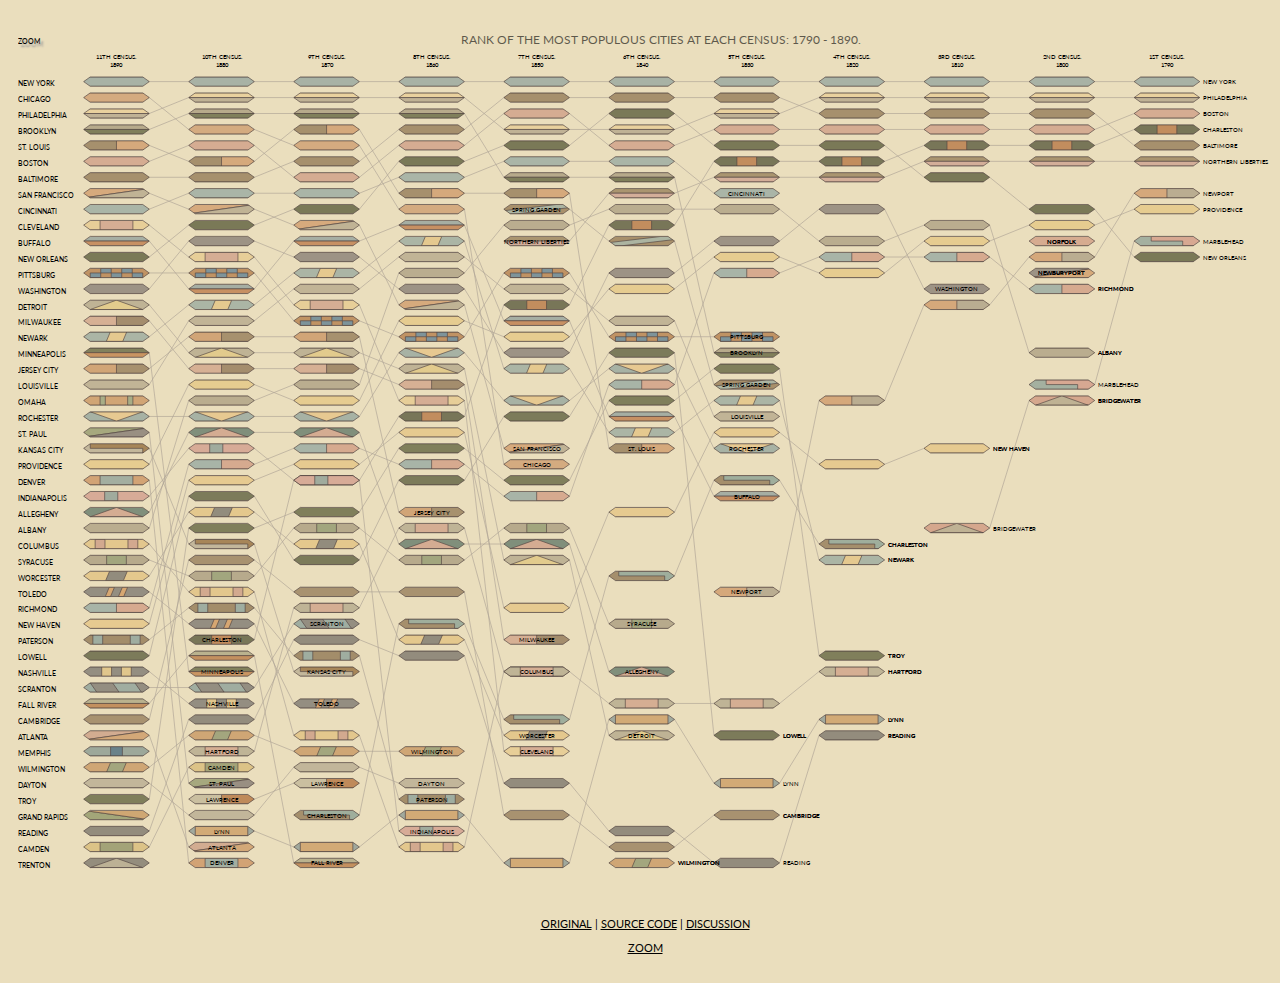
<file: index.html>
<!doctype html>
<!--[if lt IE 7]> <html class="no-js ie6 oldie" lang="en"> <![endif]-->
<!--[if IE 7]>    <html class="no-js ie7 oldie" lang="en"> <![endif]-->
<!--[if IE 8]>    <html class="no-js ie8 oldie" lang="en"> <![endif]-->
<!--[if gt IE 8]><!--> <html class="no-js" lang="en"> <!--<![endif]-->
<head>
  <meta charset="utf-8">
  <meta http-equiv="X-UA-Compatible" content="IE=edge,chrome=1">

  <title>Rank of Most Populous Cities</title>
  <meta name="description" content="A recreation in code of the classic but still exotic bump chart from the 1890 statistical atlas by Henry Gannett.">
  <meta name="author" content="Jim Vallandingham">

  <meta name="twitter:card" content="summary">
  <meta name="twitter:site" content="@vlandham">
  <meta name="twitter:creator" content="@vlandham">
  <meta name="twitter:title" content="Remake of Classic City Population Bumpchart">
  <meta name="twitter:description" content="The bizarre but beautiful visualization from the 1890 statistical atlas loveingly remade using code.">
  <meta name="twitter:image:src" content="http://vallandingham.me/census_bump/preview.png">

  <meta name="viewport" content="width=device-width, initial-scale=1.0">
  <link href='http://fonts.googleapis.com/css?family=Lato:100,400' rel='stylesheet' type='text/css'>

  <link rel="stylesheet" href="css/style.css">

  <script src="js/libs/modernizr-2.0.6.min.js"></script>
</head>

<body>

  <div class="container">
    <div id="main" role="main">
      <div id="vis"></div>
    </div>
    <div id="footer">
      <p>
      <a href="http://www.handsomeatlas.com/us-census-statistical-atlas-1890/rank-of-the-most-populous-cities-at-each-census-1790-1890" target="_blank">Original</a> |
      <a href="https://github.com/vlandham/census_bump" target="_blank">Source Code</a> |
      <a href="http://bocoup.com/weblog/vintage-visualization-restoration-bump-chart/" target="_blank">Discussion</a>
      </p>
      <p>
        <a href="#" id="zoom">Zoom</a>
      </p>
    </div>
  </div> <!--! end of #container -->


  <!-- <script src="//ajax.googleapis.com/ajax/libs/jquery/1.11.1/jquery.min.js"></script> -->
  <script>window.jQuery || document.write('<script src="js/libs/jquery-1.11.1.min.js"><\/script>')</script>


  <script defer src="js/plugins.js"></script>
  <script defer src="js/script.js"></script>
  <script src="js/libs/d3.js"></script>
  <script src="js/libs/queue.min.js"></script>
  <script src="js/vis.js"></script>


  <script>
    window._gaq = [['_setAccount','UA-17355070-1'],['_trackPageview'],['_trackPageLoadTime']];
    Modernizr.load({
      load: ('https:' == location.protocol ? '//ssl' : '//www') + '.google-analytics.com/ga.js'
    });
  </script>


  <!--[if lt IE 7 ]>
    <script src="//ajax.googleapis.com/ajax/libs/chrome-frame/1.0.3/CFInstall.min.js"></script>
    <script>window.attachEvent('onload',function(){CFInstall.check({mode:'overlay'})})</script>
  <![endif]-->

</body>
</html>
</file>
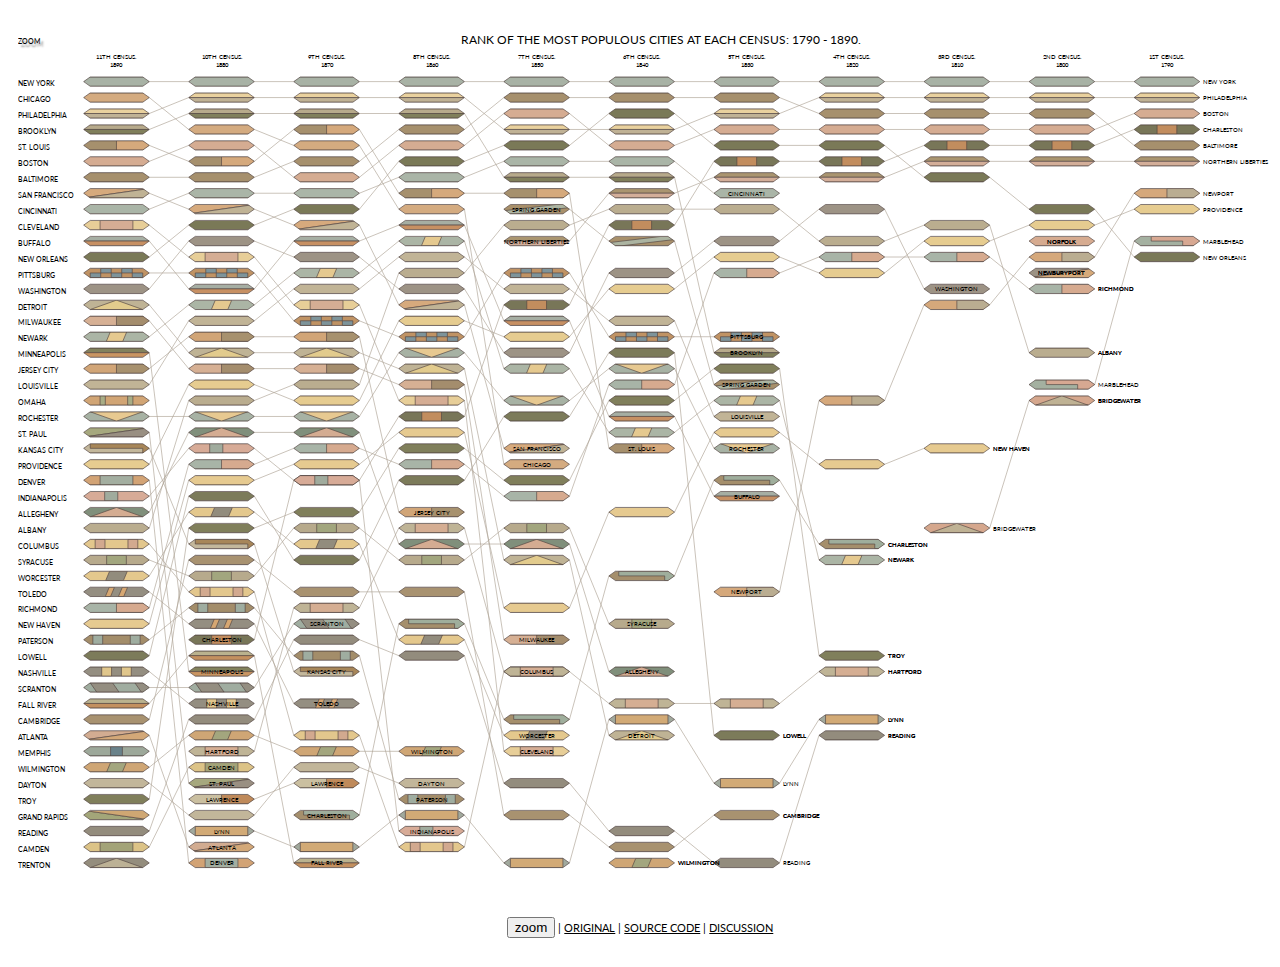
<file: clean.html>
<!doctype html>
<!--[if lt IE 7]> <html class="no-js ie6 oldie" lang="en"> <![endif]-->
<!--[if IE 7]>    <html class="no-js ie7 oldie" lang="en"> <![endif]-->
<!--[if IE 8]>    <html class="no-js ie8 oldie" lang="en"> <![endif]-->
<!--[if gt IE 8]><!--> <html class="no-js" lang="en"> <!--<![endif]-->
<head>
  <meta charset="utf-8">
  <meta http-equiv="X-UA-Compatible" content="IE=edge,chrome=1">

  <title>Rank of Most Populous Cities</title>
  <meta name="description" content="A recreation in code of the classic but still exotic bump chart from the 1890 statistical atlas by Henry Gannett.">
  <meta name="author" content="Jim Vallandingham">

  <meta name="twitter:card" content="summary">
  <meta name="twitter:site" content="@vlandham">
  <meta name="twitter:creator" content="@vlandham">
  <meta name="twitter:title" content="Remake of Classic City Population Bumpchart">
  <meta name="twitter:description" content="The bizarre but beautiful visualization from the 1890 statistical atlas loveingly remade using code.">
  <meta name="twitter:image:src" content="http://vallandingham.me/census_bump/preview.png">

  <meta name="viewport" content="width=device-width, initial-scale=1.0">
  <link href='http://fonts.googleapis.com/css?family=Lato:100,400' rel='stylesheet' type='text/css'>

  <link rel="stylesheet" href="css/style.css">
  <style>
body {
  background-color: white;
}

.main-title {
  opacity: 1.0;
}

#footer {
  background-color: white;
}

  </style>

  <script src="js/libs/modernizr-2.0.6.min.js"></script>
</head>

<body>

  <div class="container">
    <div id="main" role="main">
      <div id="vis"></div>
    </div>
  </div> <!--! end of #container -->
  <div id="footer">
    <p>
    <button id="zoom">zoom</button> |
    <a href="http://www.handsomeatlas.com/us-census-statistical-atlas-1890/rank-of-the-most-populous-cities-at-each-census-1790-1890" target="_blank">Original</a> |
    <a href="https://github.com/vlandham/census_bump" target="_blank">Source Code</a> |
    <a href="http://bocoup.com/weblog/vintage-visualization-restoration-bump-chart/" target="_blank">Discussion</a>
    </p>
  </div>


  <!-- <script src="//ajax.googleapis.com/ajax/libs/jquery/1.11.1/jquery.min.js"></script> -->
  <script>window.jQuery || document.write('<script src="js/libs/jquery-1.11.1.min.js"><\/script>')</script>


  <script defer src="js/plugins.js"></script>
  <script defer src="js/script.js"></script>
  <script src="js/libs/d3.js"></script>
  <script src="js/libs/queue.min.js"></script>
  <script src="js/vis.js"></script>


  <script>
    window._gaq = [['_setAccount','UA-17355070-1'],['_trackPageview'],['_trackPageLoadTime']];
    Modernizr.load({
      load: ('https:' == location.protocol ? '//ssl' : '//www') + '.google-analytics.com/ga.js'
    });
  </script>


  <!--[if lt IE 7 ]>
    <script src="//ajax.googleapis.com/ajax/libs/chrome-frame/1.0.3/CFInstall.min.js"></script>
    <script>window.attachEvent('onload',function(){CFInstall.check({mode:'overlay'})})</script>
  <![endif]-->

</body>
</html>
</file>
<file: css/style.css>
body, input, textarea {
  font-family: 'Lato', sans-serif;
  font-size: 11px;
}

body {
  background-color: #EADEBD;
}

a, a:visited, a:focus {
  color: black;
}

.container {
  padding-left: 10px;
}

.title {
  font-family: 'Lato', sans-serif;
  font-weight: 400;
  text-transform: uppercase;
}

.main-title {
  font-size: 18px;
  opacity: 0.6;
}

.year-title {
  font-size: 9px;
}

.end-title {
  font-size: 9px;
  pointer-events: none;
}

#main p {
  line-height: 50px;
}

.pill {
  /* stroke: black; */
  /* stroke-width: 2; */
  stroke-linejoin: round;
}

.pill-outer {
  /* stroke: black; */
  /* stroke-width: 2; */
  stroke-linejoin: round;
}

.link {
  stroke-width: 1;
  stroke: #AEA495;
  /* stroke-opacity: 0.8; */
}

.pill rect, .pill path {
  stroke: #524441;
  stroke-width:1;
}

.pill rect.no-stroke {
  stroke: none;
  stroke-width:0;
}

.pill-outline {
  fill:none;
  stroke: #524441;
  stroke-width:1;
}

.highlight {
  stroke: black;
  stroke-width:2;
}

.unhighlight {
  opacity: 0.7;
}

.highlight .pill-outline{
  stroke: black;
  stroke-width:2;
}

.start-city.highlight {
  stroke-width:1;
}

.start-city.unhighlight {
  opacity: 0.4;
}

.zoom {
  cursor: pointer;
  text-shadow: 2px 2px 2px rgba(150, 150, 150, 1);
  text-shadow: 3px 3px 2px rgba(150, 150, 150, 1);

}

.zoom:hover {
  opacity: 0.8;
}

.city-title {
  cursor: default;
}

#footer {

  font-family: 'Lato', sans-serif;
  font-weight: 400;
  text-transform: uppercase;

  text-align: center;
  padding-bottom: 10px;
}
</file>
